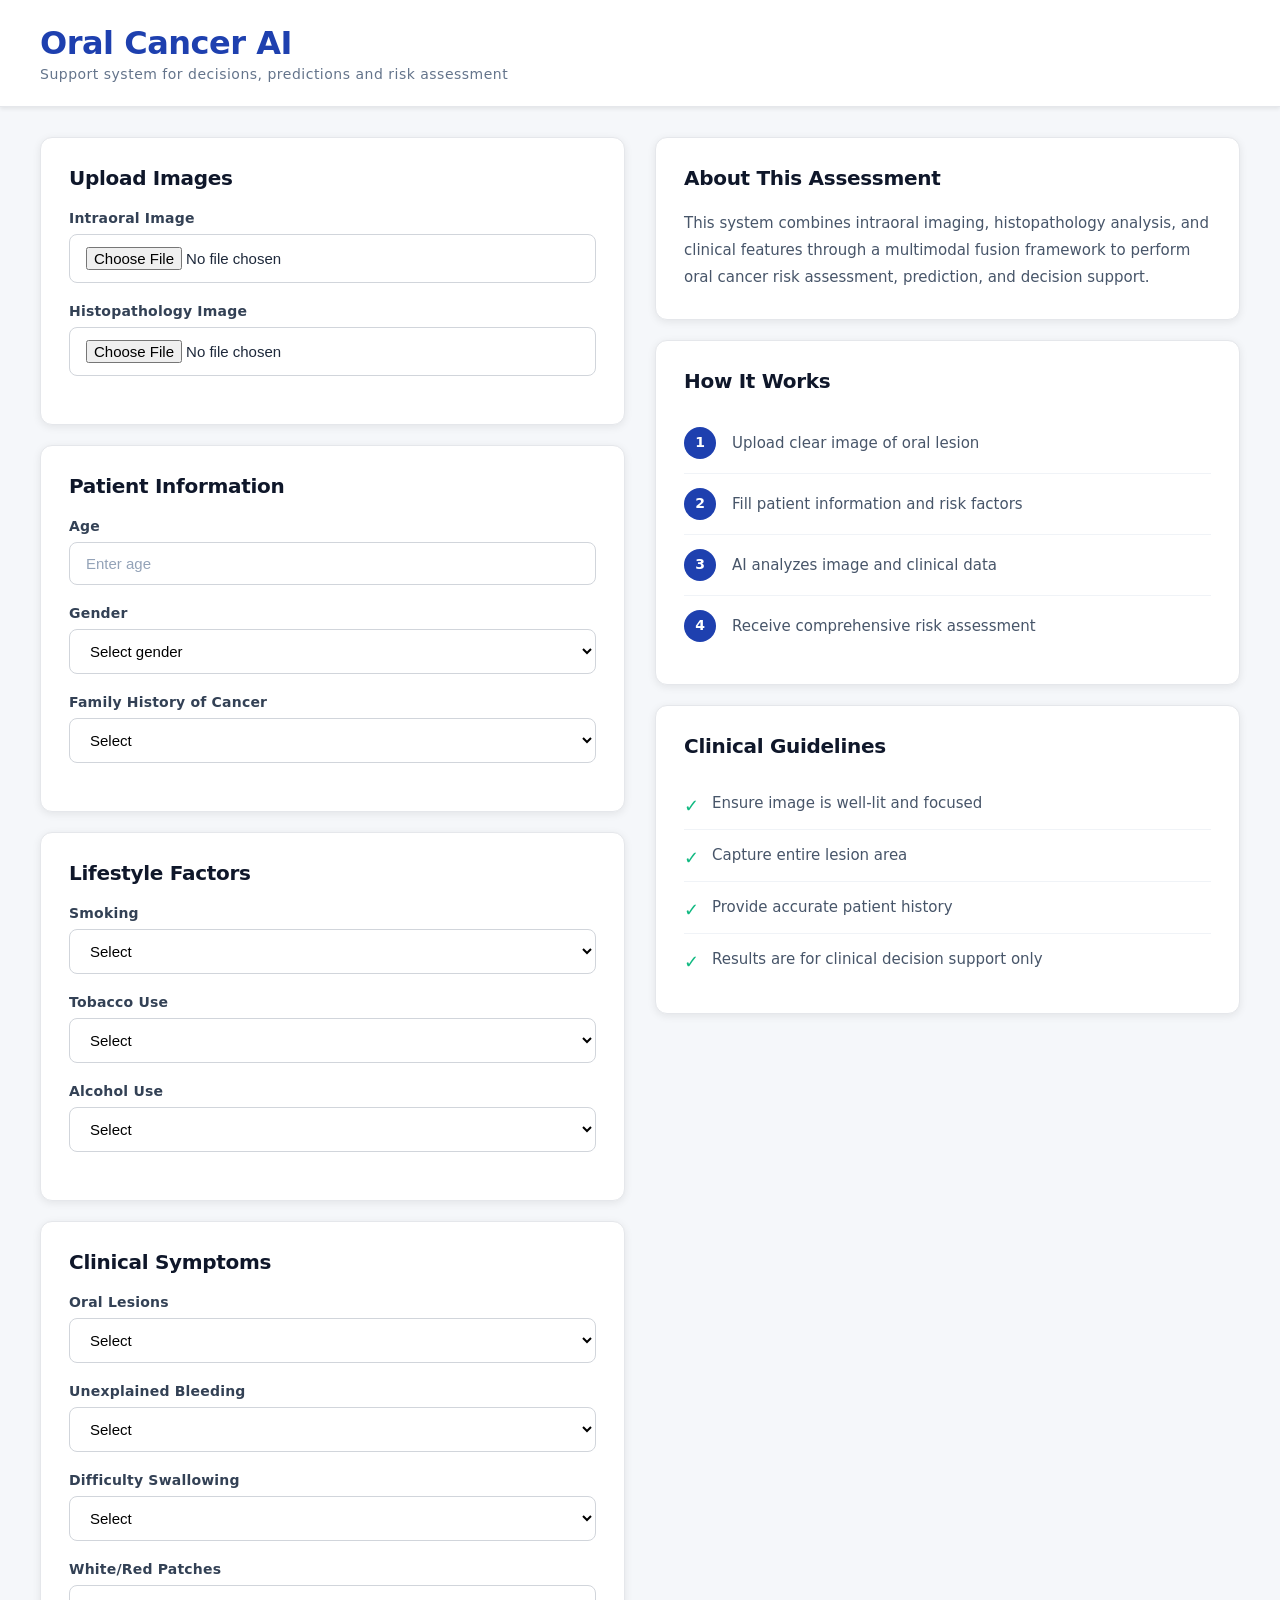
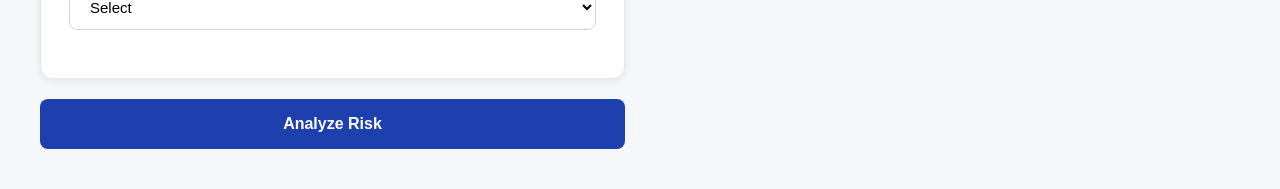
<file: frontend/index.html>
<!DOCTYPE html>
<html lang="en">
<head>
    <meta charset="UTF-8">
    <meta name="viewport" content="width=device-width, initial-scale=1.0">
    <title>Oral Cancer AI - Clinical Decision Support</title>
    <link rel="stylesheet" href="style.css">
</head>
<body>
    <div class="header">
        <div class="header-content">
            <div>
                <div class="header-title">Oral Cancer AI</div>
                <div class="header-subtitle">Support system for decisions, predictions and risk assessment</div>
            </div>
        </div>
    </div>
    
    <div class="dashboard-layout">
        <div class="left-panel">
            <div class="card">
                <h2>Upload Images</h2>
                <form id="assessmentForm">
                    <div class="form-group">
                        <label for="intraoralImage">Intraoral Image</label>
                        <input type="file" id="intraoralImage" name="intraoralImage" accept="image/png,image/jpeg,image/jpg">
                    </div>
                    <div class="form-group">
                        <label for="histopathImage">Histopathology Image</label>
                        <input type="file" id="histopathImage" name="histopathImage" accept="image/png,image/jpeg,image/jpg">
                    </div>
                </div>
            
            <div class="card">
                <h2>Patient Information</h2>
                <div class="form-group">
                    <label for="age">Age</label>
                    <input type="number" id="age" name="age" min="1" max="120" placeholder="Enter age">
                </div>

                <div class="form-group">
                    <label for="gender">Gender</label>
                    <select id="gender" name="gender">
                        <option value="">Select gender</option>
                        <option value="0">Male</option>
                        <option value="1">Female</option>
                    </select>
                </div>

                <div class="form-group">
                    <label for="familyHistory">Family History of Cancer</label>
                    <select id="familyHistory" name="familyHistory">
                        <option value="">Select</option>
                        <option value="0">No</option>
                        <option value="1">Yes</option>
                    </select>
                </div>
            </div>

            <div class="card">
                <h2>Lifestyle Factors</h2>
                <div class="form-group">
                    <label for="smoking">Smoking</label>
                    <select id="smoking" name="smoking">
                        <option value="">Select</option>
                        <option value="0">No</option>
                        <option value="1">Yes</option>
                    </select>
                </div>

                <div class="form-group">
                    <label for="tobacco">Tobacco Use</label>
                    <select id="tobacco" name="tobacco">
                        <option value="">Select</option>
                        <option value="0">No</option>
                        <option value="1">Yes</option>
                    </select>
                </div>

                <div class="form-group">
                    <label for="alcohol">Alcohol Use</label>
                    <select id="alcohol" name="alcohol">
                        <option value="">Select</option>
                        <option value="0">No</option>
                        <option value="1">Yes</option>
                    </select>
                </div>
            </div>

            <div class="card">
                <h2>Clinical Symptoms</h2>
                <div class="form-group">
                    <label for="oralLesions">Oral Lesions</label>
                    <select id="oralLesions" name="oralLesions">
                        <option value="">Select</option>
                        <option value="0">No</option>
                        <option value="1">Yes</option>
                    </select>
                </div>

                <div class="form-group">
                    <label for="unexplainedBleeding">Unexplained Bleeding</label>
                    <select id="unexplainedBleeding" name="unexplainedBleeding">
                        <option value="">Select</option>
                        <option value="0">No</option>
                        <option value="1">Yes</option>
                    </select>
                </div>

                <div class="form-group">
                    <label for="difficultySwallowing">Difficulty Swallowing</label>
                    <select id="difficultySwallowing" name="difficultySwallowing">
                        <option value="">Select</option>
                        <option value="0">No</option>
                        <option value="1">Yes</option>
                    </select>
                </div>

                <div class="form-group">
                    <label for="patches">White/Red Patches</label>
                    <select id="patches" name="patches">
                        <option value="">Select</option>
                        <option value="0">No</option>
                        <option value="1">Yes</option>
                    </select>
                </div>
            </div>

            <button type="submit" id="submitBtn">
                <span id="btnText">Analyze Risk</span>
                <span id="btnLoader" class="loader" style="display:none;"></span>
            </button>
            </form>
            <div id="error" class="error"></div>
        </div>

        <div class="right-panel">
            <div class="card">
                <h2>About This Assessment</h2>
                <div class="info-section">
                    <p>This system combines intraoral imaging, histopathology analysis, and clinical features through a multimodal fusion framework to perform oral cancer risk assessment, prediction, and decision support.</p>
                </div>
            </div>

            <div class="card">
                <h2>How It Works</h2>
                <div class="info-section">
                    <div class="step-item">
                        <span class="step-number">1</span>
                        <span>Upload clear image of oral lesion</span>
                    </div>
                    <div class="step-item">
                        <span class="step-number">2</span>
                        <span>Fill patient information and risk factors</span>
                    </div>
                    <div class="step-item">
                        <span class="step-number">3</span>
                        <span>AI analyzes image and clinical data</span>
                    </div>
                    <div class="step-item">
                        <span class="step-number">4</span>
                        <span>Receive comprehensive risk assessment</span>
                    </div>
                </div>
            </div>

            <div class="card">
                <h2>Clinical Guidelines</h2>
                <div class="info-section">
                    <ul class="guideline-list">
                        <li>Ensure image is well-lit and focused</li>
                        <li>Capture entire lesion area</li>
                        <li>Provide accurate patient history</li>
                        <li>Results are for clinical decision support only</li>
                    </ul>
                </div>
            </div>
        </div>
    </div>

    <script src="script.js"></script>
</body>
</html>
</file>
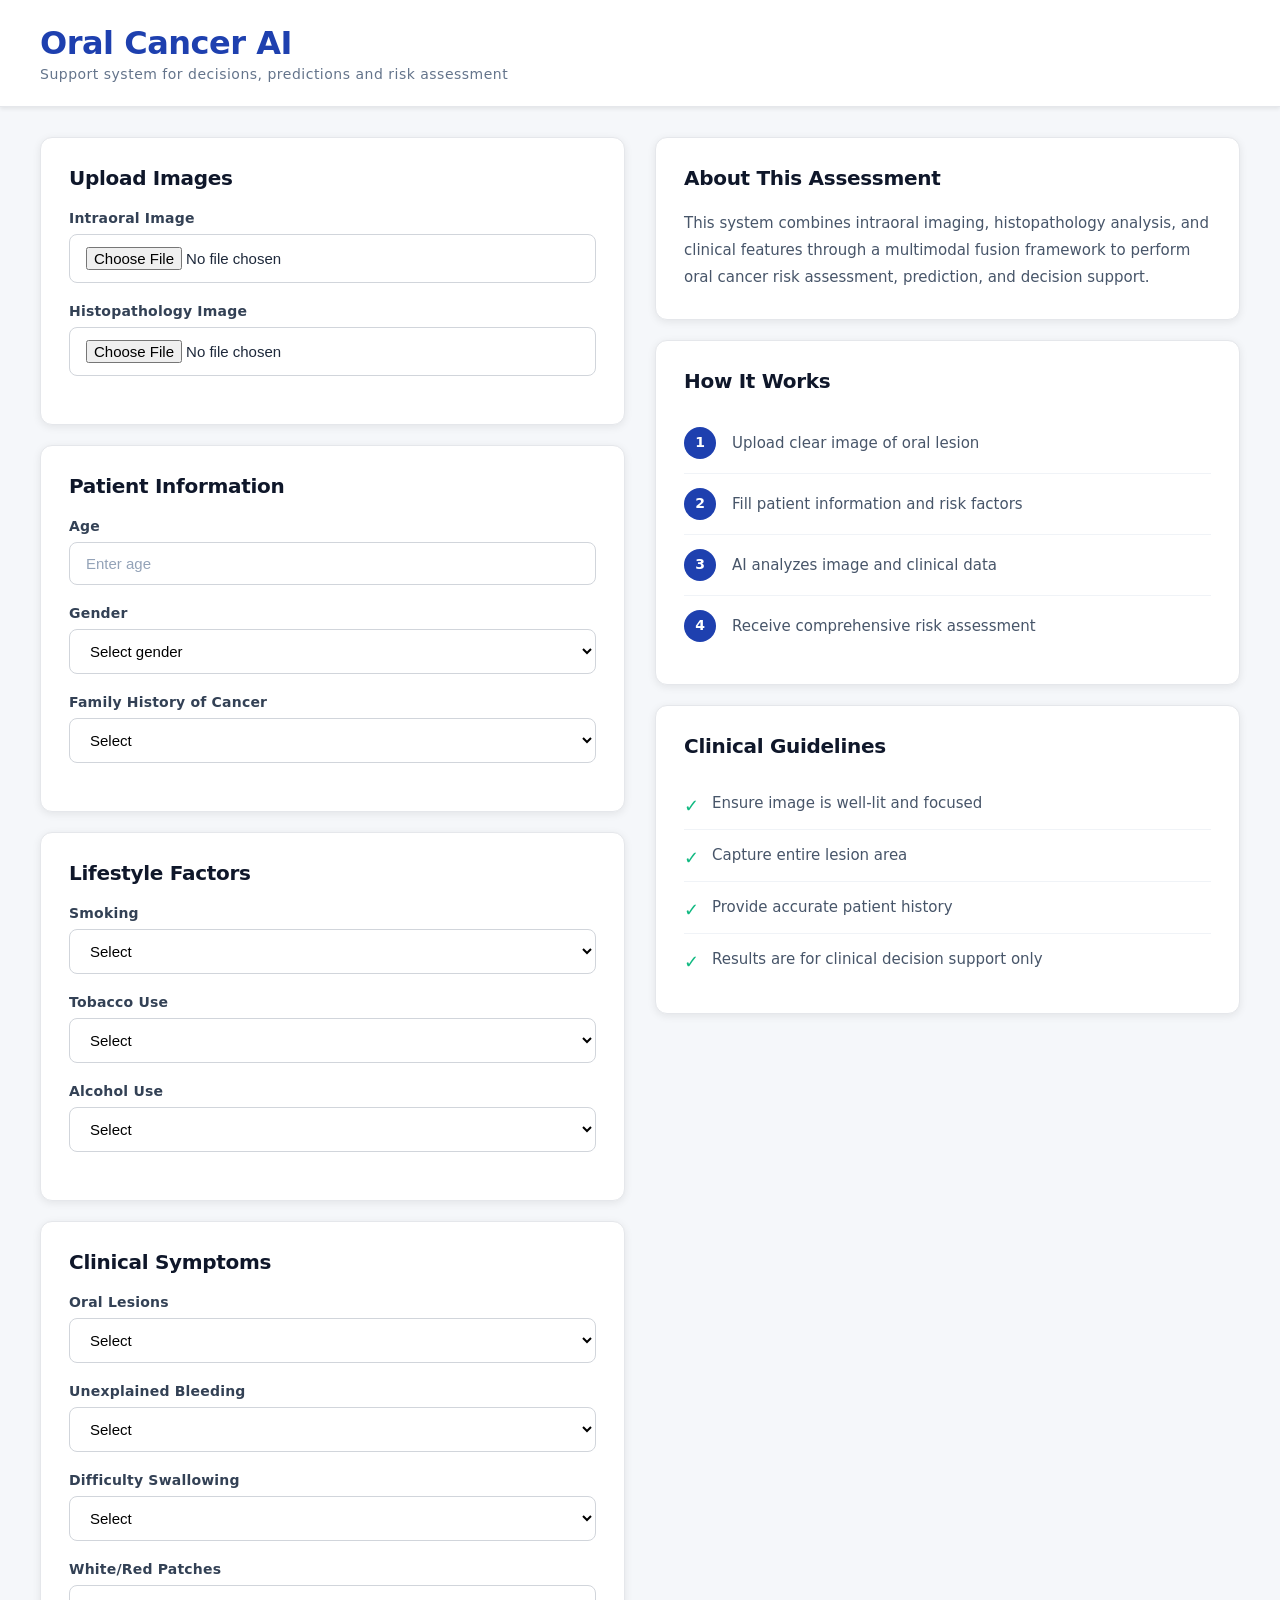
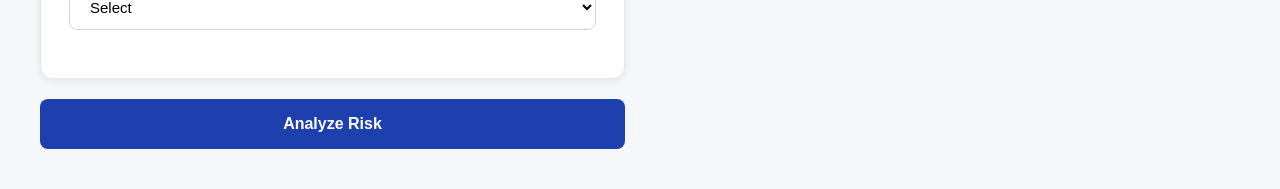
<file: frontend/result.html>
<!DOCTYPE html>
<html lang="en">
<head>
    <meta charset="UTF-8">
    <meta name="viewport" content="width=device-width, initial-scale=1.0">
    <title>Assessment Results - Oral Cancer AI</title>
    <link rel="stylesheet" href="style.css">
    <link rel="stylesheet" href="result_styles.css">
</head>
<body>
    <div class="header">
        <div class="header-content">
            <div>
                <div class="header-title">Oral Cancer AI</div>
                <div class="header-subtitle">Support system for decisions, predictions and risk assessment</div>
            </div>
        </div>
    </div>
    
    <div class="dashboard-layout">
        <div class="left-panel">
            <div class="card">
                <h2>Risk Breakdown</h2>
                <div class="breakdown-section">
                    <div class="breakdown-item">
                        <div class="breakdown-label">Intraoral Image Analysis</div>
                        <div class="breakdown-score-container">
                            <div class="breakdown-score" id="intraoralScore">--</div>
                            <div class="progress-bar">
                                <div class="progress-fill" id="intraoralProgress"></div>
                            </div>
                        </div>
                    </div>
                    
                    <div class="breakdown-item">
                        <div class="breakdown-label">Histopathology Analysis</div>
                        <div class="breakdown-score-container">
                            <div class="breakdown-score" id="histopathScore">--</div>
                            <div class="progress-bar">
                                <div class="progress-fill" id="histopathProgress"></div>
                            </div>
                        </div>
                    </div>
                    
                    <div class="breakdown-item">
                        <div class="breakdown-label">Clinical Risk Factors</div>
                        <div class="breakdown-score-container">
                            <div class="breakdown-score" id="clinicalScore">--</div>
                            <div class="progress-bar">
                                <div class="progress-fill" id="clinicalProgress"></div>
                            </div>
                        </div>
                    </div>
                </div>
            </div>

            <div class="card">
                <h2>Model Confidence</h2>
                <div class="weights">
                    <div class="weight-item">
                        <span id="confidence">--</span>
                    </div>
                </div>
            </div>

            <div class="card">
                <h2>Clinical Risk Factors</h2>
                <div id="featureImportance" class="feature-list"></div>
            </div>

            <div class="card">
                <h2>Doctor Feedback</h2>
                <div class="feedback-section">
                    <div class="feedback-buttons">
                        <button class="feedback-btn accept" id="acceptBtn">Accept</button>
                        <button class="feedback-btn review" id="reviewBtn">Review</button>
                        <button class="feedback-btn reject" id="rejectBtn">Reject</button>
                    </div>
                    <div id="reasonSection" style="display: none; margin-top: 1rem;">
                        <label for="feedbackReason">Reason:</label>
                        <select id="feedbackReason" style="width: 100%; padding: 0.5rem; margin-top: 0.5rem;">
                            <option value="">Select reason</option>
                            <option value="image_quality">Image quality issue</option>
                            <option value="not_relevant">Not relevant image</option>
                            <option value="region_mismatch">Suspicious region mismatch</option>
                            <option value="clinical_mismatch">Clinical mismatch</option>
                            <option value="other">Other</option>
                        </select>
                    </div>
                    <div style="margin-top: 1rem;">
                        <label for="feedbackNotes">Add remarks (optional):</label>
                        <textarea id="feedbackNotes" rows="3" style="width: 100%; padding: 0.5rem; margin-top: 0.5rem;"></textarea>
                    </div>
                    <button id="submitFeedback" class="back-btn" style="margin-top: 1rem; width: 100%;">Submit Feedback</button>
                    <div id="feedbackMessage" style="margin-top: 1rem; display: none; color: green; text-align: center;"></div>
                </div>
            </div>
        </div>

        <div class="right-panel">
            <div class="card" style="padding: 1rem;">
                <h2>Final Risk Assessment</h2>
                <div class="risk-score">
                    <div class="score-value" id="finalScore">--</div>
                    <div class="risk-label" id="finalRiskLabel">--</div>
                </div>
            </div>

            <div class="card">
                <h2>Recommendation</h2>
                <p id="recommendation" class="recommendation">--</p>
            </div>

            <div class="card">
                <h2>Assessment Summary</h2>
                <div class="result-card">
                    <p id="summary">--</p>
                </div>
            </div>

            <div class="card" id="heatmapCard" style="display: none;">
                <h2>AI Explanation (Grad-CAM)</h2>
                <img id="heatmapImage" src="" alt="Heatmap" style="width: 100%; border-radius: 8px;">
                <p style="font-size: 12px; color: #64748b; margin-top: 8px;">Highlighted regions show areas influencing the AI's decision</p>
            </div>

            <a href="index.html" class="back-btn">New Assessment</a>
        </div>
    </div>

    <script src="result.js"></script>
</body>
</html>
</file>
<file: frontend/style.css>
* {
    margin: 0;
    padding: 0;
    box-sizing: border-box;
}

body {
    font-family: 'Inter', -apple-system, BlinkMacSystemFont, 'Segoe UI', system-ui, sans-serif;
    background: #f5f7fa;
    min-height: 100vh;
    color: #1e293b;
}

.header {
    background: #ffffff;
    padding: 24px 40px;
    box-shadow: 0 2px 4px rgba(0,0,0,0.08);
    margin-bottom: 30px;
    border-bottom: 1px solid #e5e7eb;
}

.header-content {
    display: flex;
    justify-content: space-between;
    align-items: center;
    max-width: 1600px;
    margin: 0 auto;
}

.header-title {
    font-size: 32px;
    font-weight: 700;
    color: #1e40af;
    margin-bottom: 4px;
    letter-spacing: -0.5px;
}

.header-subtitle {
    font-size: 14px;
    color: #64748b;
    font-weight: 500;
    letter-spacing: 0.5px;
}

.dashboard-layout {
    display: grid;
    grid-template-columns: 1fr 1fr;
    gap: 30px;
    max-width: 1600px;
    margin: 0 auto;
    padding: 0 40px 40px;
    align-items: start;
}

.left-panel, .right-panel {
    display: flex;
    flex-direction: column;
    gap: 20px;
}

.card {
    background: #ffffff;
    padding: 28px;
    border-radius: 12px;
    box-shadow: 0 2px 8px rgba(0,0,0,0.08);
    border: 1px solid #e5e7eb;
    transition: all 0.2s;
}

.card:hover {
    box-shadow: 0 4px 12px rgba(0,0,0,0.12);
}

h2 {
    color: #0f172a;
    font-size: 20px;
    font-weight: 800;
    margin-bottom: 20px;
    display: flex;
    align-items: center;
    gap: 8px;
    letter-spacing: -0.3px;
}

.form-group {
    margin-bottom: 20px;
}

label {
    display: block;
    margin-bottom: 8px;
    color: #334155;
    font-weight: 700;
    font-size: 14px;
    letter-spacing: 0.2px;
}

input[type="file"],
input[type="number"],
select {
    width: 100%;
    padding: 12px 16px;
    border: 1px solid #d1d5db;
    border-radius: 8px;
    font-size: 15px;
    transition: all 0.2s;
    background: #ffffff;
}

input[type="file"]:focus,
input[type="number"]:focus,
select:focus {
    outline: none;
    border-color: #1e40af;
    box-shadow: 0 0 0 3px rgba(30, 64, 175, 0.1);
}

input[type="number"]::placeholder {
    color: #94a3b8;
}

button[type="submit"] {
    width: 100%;
    padding: 16px;
    background: #1e40af;
    color: white;
    border: none;
    border-radius: 8px;
    font-size: 16px;
    font-weight: 600;
    cursor: pointer;
    transition: all 0.2s;
    display: flex;
    align-items: center;
    justify-content: center;
    gap: 8px;
}

button[type="submit"]:hover:not(:disabled) {
    background: #1e3a8a;
}

button[type="submit"]:disabled {
    opacity: 0.7;
    cursor: not-allowed;
    transform: none;
}

.loader {
    width: 20px;
    height: 20px;
    border: 3px solid rgba(255,255,255,0.3);
    border-top-color: white;
    border-radius: 50%;
    animation: spin 0.8s linear infinite;
}

@keyframes spin {
    to { transform: rotate(360deg); }
}

.error {
    color: #dc2626;
    margin-top: 12px;
    font-size: 14px;
    font-weight: 600;
    padding: 12px;
    background: #fee2e2;
    border-radius: 8px;
    border-left: 4px solid #dc2626;
    display: none;
}

.error:not(:empty) {
    display: block;
}

.admin-login-btn {
    padding: 12px 28px;
    background: #1e40af;
    color: white;
    text-decoration: none;
    border-radius: 8px;
    font-weight: 600;
    font-size: 14px;
    transition: all 0.2s;
    letter-spacing: 0.3px;
}

.admin-login-btn:hover {
    background: #1e3a8a;
}

.info-section {
    color: #475569;
    line-height: 1.8;
    font-size: 15px;
}

.step-item {
    display: flex;
    align-items: center;
    gap: 16px;
    padding: 14px 0;
    border-bottom: 1px solid rgba(226, 232, 240, 0.5);
}

.step-item:last-child {
    border-bottom: none;
}

.step-number {
    width: 32px;
    height: 32px;
    background: #1e40af;
    color: white;
    border-radius: 50%;
    display: flex;
    align-items: center;
    justify-content: center;
    font-weight: 700;
    font-size: 14px;
    flex-shrink: 0;
}

.guideline-list {
    list-style: none;
    padding: 0;
}

.guideline-list li {
    padding: 12px 0;
    padding-left: 28px;
    position: relative;
    border-bottom: 1px solid rgba(226, 232, 240, 0.5);
}

.guideline-list li:last-child {
    border-bottom: none;
}

.guideline-list li::before {
    content: '✓';
    position: absolute;
    left: 0;
    color: #10b981;
    font-weight: 800;
    font-size: 18px;
}

.placeholder-icon {
    font-size: 64px;
    margin-bottom: 20px;
}

.result-placeholder h3 {
    color: #475569;
    font-size: 20px;
    margin-bottom: 12px;
}

.result-placeholder p {
    color: #64748b;
    font-size: 14px;
    line-height: 1.6;
}

.risk-score {
    text-align: center;
    padding: 30px 0;
}

.score-value {
    font-size: 80px;
    font-weight: 900;
    background: linear-gradient(135deg, #3b82f6 0%, #8b5cf6 50%, #10b981 100%);
    -webkit-background-clip: text;
    -webkit-text-fill-color: transparent;
    background-clip: text;
    margin: 20px 0;
    line-height: 1;
    letter-spacing: -2px;
    text-shadow: 0 4px 12px rgba(59, 130, 246, 0.2);
}

.risk-label {
    font-size: 22px;
    font-weight: 700;
    padding: 12px 32px;
    border-radius: 30px;
    display: inline-block;
    text-transform: uppercase;
    letter-spacing: 1px;
}

.risk-label.high {
    background: linear-gradient(135deg, #ef4444 0%, #dc2626 50%, #991b1b 100%);
    color: white;
    box-shadow: 0 8px 24px rgba(220, 38, 38, 0.4), 0 0 40px rgba(220, 38, 38, 0.2);
}

.risk-label.medium {
    background: linear-gradient(135deg, #fbbf24 0%, #f59e0b 50%, #d97706 100%);
    color: white;
    box-shadow: 0 8px 24px rgba(245, 158, 11, 0.4), 0 0 40px rgba(245, 158, 11, 0.2);
}

.risk-label.low {
    background: linear-gradient(135deg, #34d399 0%, #10b981 50%, #059669 100%);
    color: white;
    box-shadow: 0 8px 24px rgba(16, 185, 129, 0.4), 0 0 40px rgba(16, 185, 129, 0.2);
}

.progress-bar-container {
    margin: 20px 0;
}

.progress-label {
    display: flex;
    justify-content: space-between;
    margin-bottom: 10px;
    font-size: 15px;
    color: #475569;
    font-weight: 600;
}

.progress-bar {
    width: 100%;
    height: 12px;
    background: #e2e8f0;
    border-radius: 6px;
    overflow: hidden;
}

.progress-fill {
    height: 100%;
    background: linear-gradient(90deg, #3b82f6 0%, #8b5cf6 50%, #10b981 100%);
    border-radius: 6px;
    transition: width 0.8s cubic-bezier(0.4, 0, 0.2, 1);
    box-shadow: 0 0 20px rgba(59, 130, 246, 0.4);
    position: relative;
    overflow: hidden;
}

.progress-fill::after {
    content: '';
    position: absolute;
    top: 0;
    left: -100%;
    width: 100%;
    height: 100%;
    background: linear-gradient(90deg, transparent, rgba(255,255,255,0.4), transparent);
    animation: shimmer 2s infinite;
}

@keyframes shimmer {
    0% { left: -100%; }
    100% { left: 100%; }
}

.heatmap {
    width: 100%;
    border-radius: 16px;
    box-shadow: 0 8px 24px rgba(0,0,0,0.15);
    border: 3px solid rgba(255, 255, 255, 0.8);
    transition: transform 0.3s;
}

.heatmap:hover {
    transform: scale(1.02);
    box-shadow: 0 12px 32px rgba(59, 130, 246, 0.2);
}

.heatmap-caption {
    text-align: center;
    color: #64748b;
    font-size: 13px;
    margin-top: 12px;
    font-style: italic;
}

.recommendation {
    font-size: 16px;
    color: #991b1b;
    font-weight: 700;
    padding: 20px;
    background: linear-gradient(135deg, rgba(254, 226, 226, 0.9) 0%, rgba(254, 202, 202, 0.9) 100%);
    backdrop-filter: blur(10px);
    border-left: 5px solid #dc2626;
    border-radius: 12px;
    line-height: 1.6;
    box-shadow: 0 4px 16px rgba(220, 38, 38, 0.15);
}

.weights {
    display: flex;
    flex-direction: column;
    gap: 12px;
}

.weight-item {
    display: flex;
    justify-content: space-between;
    padding: 14px 18px;
    background: linear-gradient(135deg, rgba(248, 250, 252, 0.8) 0%, rgba(241, 245, 249, 0.8) 100%);
    backdrop-filter: blur(10px);
    border-radius: 12px;
    font-size: 15px;
    font-weight: 600;
    color: #475569;
    border: 1px solid rgba(59, 130, 246, 0.1);
    transition: all 0.3s;
}

.weight-item:hover {
    transform: translateX(4px);
    border-color: rgba(59, 130, 246, 0.3);
}

.weight-item span:last-child {
    background: linear-gradient(135deg, #3b82f6 0%, #8b5cf6 100%);
    -webkit-background-clip: text;
    -webkit-text-fill-color: transparent;
    background-clip: text;
    font-weight: 800;
}

.feature-list {
    display: flex;
    flex-direction: column;
    gap: 12px;
}

.feature-item {
    display: flex;
    justify-content: space-between;
    padding: 14px 18px;
    background: linear-gradient(135deg, rgba(248, 250, 252, 0.8) 0%, rgba(241, 245, 249, 0.8) 100%);
    backdrop-filter: blur(10px);
    border-radius: 12px;
    font-size: 15px;
    font-weight: 600;
    color: #475569;
    border: 1px solid rgba(139, 92, 246, 0.1);
    transition: all 0.3s;
}

.feature-item:hover {
    transform: translateX(4px);
    border-color: rgba(139, 92, 246, 0.3);
}

.feature-item span:last-child {
    background: linear-gradient(135deg, #8b5cf6 0%, #10b981 100%);
    -webkit-background-clip: text;
    -webkit-text-fill-color: transparent;
    background-clip: text;
    font-weight: 800;
}

.back-btn {
    width: 100%;
    padding: 16px;
    background: linear-gradient(135deg, #64748b 0%, #475569 100%);
    color: white;
    border: none;
    border-radius: 14px;
    font-size: 16px;
    font-weight: 800;
    cursor: pointer;
    transition: all 0.3s cubic-bezier(0.4, 0, 0.2, 1);
    text-align: center;
    text-decoration: none;
    display: block;
    box-shadow: 0 6px 20px rgba(100, 116, 139, 0.3);
    letter-spacing: 0.3px;
}

.back-btn:hover {
    transform: translateY(-3px);
    box-shadow: 0 10px 28px rgba(100, 116, 139, 0.4);
    background: linear-gradient(135deg, #475569 0%, #334155 100%);
}

.result-card {
    background: linear-gradient(135deg, #f8fafc 0%, #e2e8f0 100%);
    padding: 24px;
    border-radius: 12px;
    margin-bottom: 20px;
    border: 2px solid #cbd5e1;
    font-size: 16px;
    line-height: 1.8;
    color: #334155;
}

h3 {
    color: #475569;
    font-size: 16px;
    font-weight: 700;
    margin-bottom: 16px;
    text-transform: uppercase;
    letter-spacing: 0.5px;
}

@media (max-width: 1200px) {
    .dashboard-layout {
        grid-template-columns: 1fr;
    }
    
    .header {
        padding: 20px;
    }
    
    .dashboard-layout {
        padding: 0 20px 20px;
    }
}

@media (max-width: 600px) {
    .card {
        padding: 20px;
    }
    
    .header-title {
        font-size: 24px;
    }
    
    .score-value {
        font-size: 56px;
    }
}
</file>
<file: frontend/result_styles.css>
.breakdown-section {
    display: flex;
    flex-direction: column;
    gap: 16px;
}

.breakdown-item {
    padding: 16px;
    background: #f8fafc;
    border-radius: 8px;
    border: 1px solid #e5e7eb;
}

.breakdown-label {
    font-size: 12px;
    font-weight: 600;
    color: #64748b;
    margin-bottom: 8px;
    text-transform: uppercase;
    letter-spacing: 0.5px;
}

.breakdown-score-container {
    display: flex;
    align-items: center;
    gap: 12px;
}

.breakdown-score {
    font-size: 20px;
    font-weight: 700;
    color: #1e40af;
    min-width: 70px;
}

.breakdown-score-container .progress-bar {
    flex: 1;
    height: 10px;
}

.breakdown-score-container .progress-fill {
    height: 100%;
    background: #1e40af;
    border-radius: 5px;
    transition: width 0.8s ease;
}

.result-card {
    background: #f8fafc;
    padding: 16px;
    border-radius: 8px;
    margin-bottom: 16px;
    border: 1px solid #e5e7eb;
    font-size: 14px;
    line-height: 1.6;
    color: #334155;
}

.risk-score {
    text-align: center;
    padding: 20px 0;
}

.score-value {
    font-size: 48px;
    font-weight: 700;
    color: #1e40af;
    margin: 12px 0;
    line-height: 1;
}

.risk-label {
    font-size: 18px;
    font-weight: 700;
    padding: 10px 24px;
    border-radius: 20px;
    display: inline-block;
    text-transform: uppercase;
    letter-spacing: 0.5px;
}

.risk-label.high {
    background: #dc2626;
    color: white;
}

.risk-label.medium {
    background: #f59e0b;
    color: white;
}

.risk-label.low {
    background: #10b981;
    color: white;
}

.recommendation {
    font-size: 14px;
    color: #991b1b;
    font-weight: 600;
    padding: 16px;
    background: #fee2e2;
    border-left: 4px solid #dc2626;
    border-radius: 8px;
    line-height: 1.6;
}

.feature-list {
    display: flex;
    flex-direction: column;
    gap: 8px;
}

.feature-item {
    display: flex;
    justify-content: space-between;
    padding: 12px 14px;
    background: #f8fafc;
    border-radius: 8px;
    font-size: 14px;
    font-weight: 600;
    color: #475569;
    border: 1px solid #e5e7eb;
}

.feature-item span:last-child {
    color: #1e40af;
    font-weight: 700;
}

.weights {
    display: flex;
    flex-direction: column;
    gap: 8px;
}

.weight-item {
    display: flex;
    justify-content: space-between;
    padding: 12px 14px;
    background: #f8fafc;
    border-radius: 8px;
    font-size: 14px;
    font-weight: 600;
    color: #475569;
    border: 1px solid #e5e7eb;
}

.weight-item span:last-child {
    color: #1e40af;
    font-weight: 700;
}

.feedback-section {
    margin-top: 1rem;
}

.feedback-buttons {
    display: flex;
    gap: 10px;
    margin-bottom: 1rem;
}

.feedback-btn {
    flex: 1;
    padding: 12px;
    border: 2px solid #e5e7eb;
    border-radius: 8px;
    background: white;
    font-weight: 600;
    cursor: pointer;
    transition: all 0.3s;
    opacity: 0.5;
}

.feedback-btn:hover {
    opacity: 1;
}

.feedback-btn.accept {
    border-color: #10b981;
    color: #10b981;
}

.feedback-btn.accept:hover {
    background: #10b981;
    color: white;
}

.feedback-btn.review {
    border-color: #f59e0b;
    color: #f59e0b;
}

.feedback-btn.review:hover {
    background: #f59e0b;
    color: white;
}

.feedback-btn.reject {
    border-color: #dc2626;
    color: #dc2626;
}

.feedback-btn.reject:hover {
    background: #dc2626;
    color: white;
}
</file>
